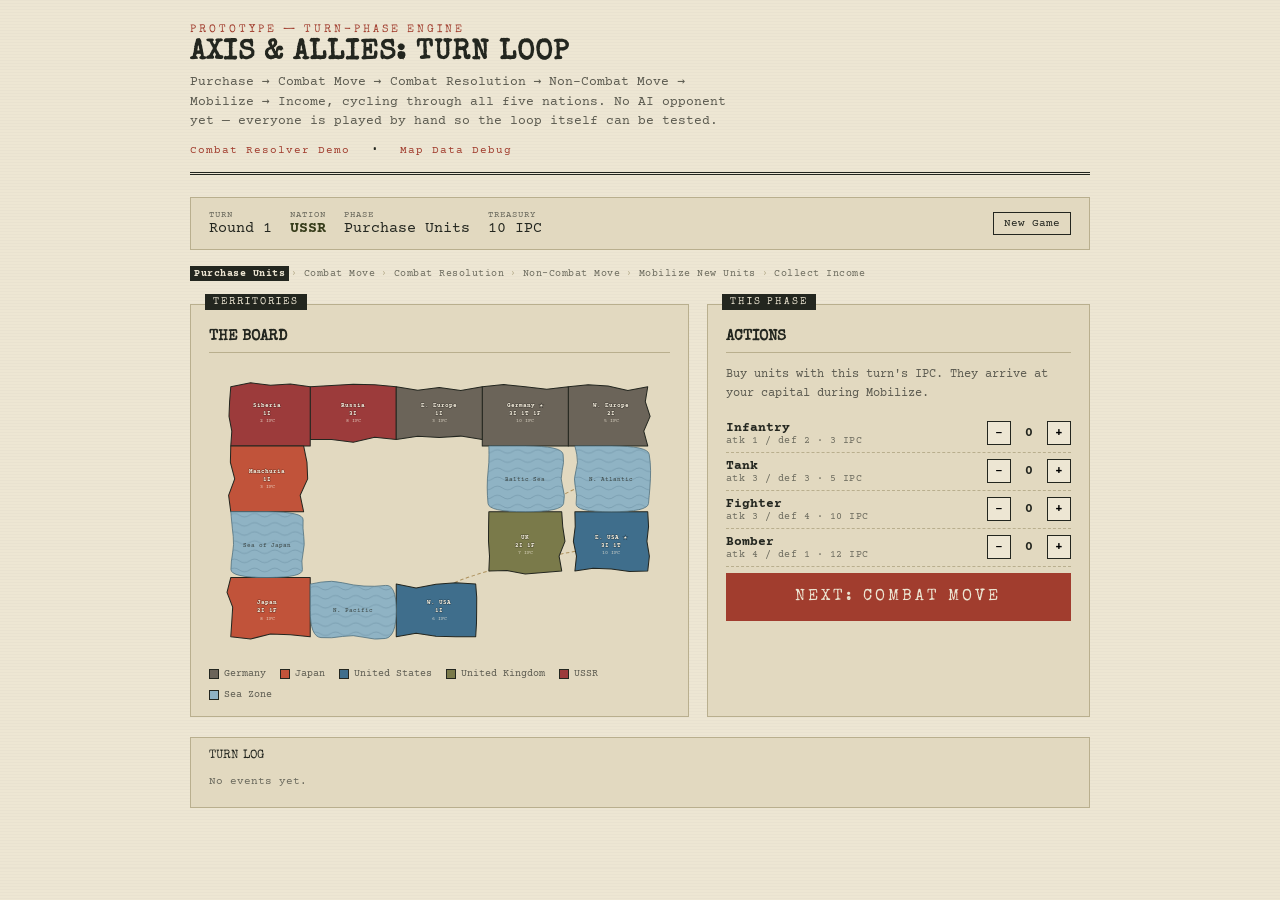
<file: index.html>
<!DOCTYPE html>
<html lang="en">
<head>
<meta charset="UTF-8">
<title>Axis &amp; Allies — Turn Loop</title>
<link rel="preconnect" href="https://fonts.googleapis.com">
<link href="https://fonts.googleapis.com/css2?family=Special+Elite&family=Courier+Prime:wght@400;700&display=swap" rel="stylesheet">
<link rel="stylesheet" href="css/style.css">
</head>
<body>
<div class="wrap">
  <header>
    <div class="eyebrow">Prototype — Turn-Phase Engine</div>
    <h1>Axis &amp; Allies: Turn Loop</h1>
    <div class="sub">Purchase → Combat Move → Combat Resolution → Non-Combat Move → Mobilize → Income, cycling through all five nations. No AI opponent yet — everyone is played by hand so the loop itself can be tested.</div>
    <div style="margin-top:8px;"><a class="nav-link" href="combat-resolver-demo.html">Combat Resolver Demo</a> &nbsp;·&nbsp; <a class="nav-link" href="map-debug.html">Map Data Debug</a></div>
  </header>

  <div class="hud">
    <div><b>Turn</b><span id="round-label"></span></div>
    <div><b>Nation</b><span id="nation-label"></span></div>
    <div><b>Phase</b><span id="phase-label"></span></div>
    <div><b>Treasury</b><span id="treasury-label"></span></div>
    <div style="margin-left:auto;align-self:center;"><button class="reset" id="new-game-btn">New Game</button></div>
  </div>

  <div class="phase-steps" id="phase-steps"></div>

  <div class="grid" style="grid-template-columns:1.3fr 1fr;">
    <div class="card" data-tag="Territories">
      <h2>The Board</h2>
      <svg id="map-svg" viewBox="0 0 910 580" preserveAspectRatio="xMidYMid meet"></svg>
      <div class="map-legend">
        <span><i style="background:#6b6459;"></i>Germany</span>
        <span><i style="background:#c1533a;"></i>Japan</span>
        <span><i style="background:#3f6e8c;"></i>United States</span>
        <span><i style="background:#7a7a4a;"></i>United Kingdom</span>
        <span><i style="background:#9c3b3b;"></i>USSR</span>
        <span><i style="background:#8fb3c4;"></i>Sea Zone</span>
      </div>
    </div>
    <div class="card" data-tag="This Phase">
      <h2 id="phase-panel-title">Actions</h2>
      <div id="phase-panel"></div>
    </div>
  </div>

  <div class="log-panel">
    <div style="font-family:'Special Elite',monospace;font-size:12px;text-transform:uppercase;margin-bottom:8px;">Turn Log</div>
    <div id="log"></div>
  </div>
</div>

<script type="module" src="js/game.js"></script>
</body>
</html>
</file>
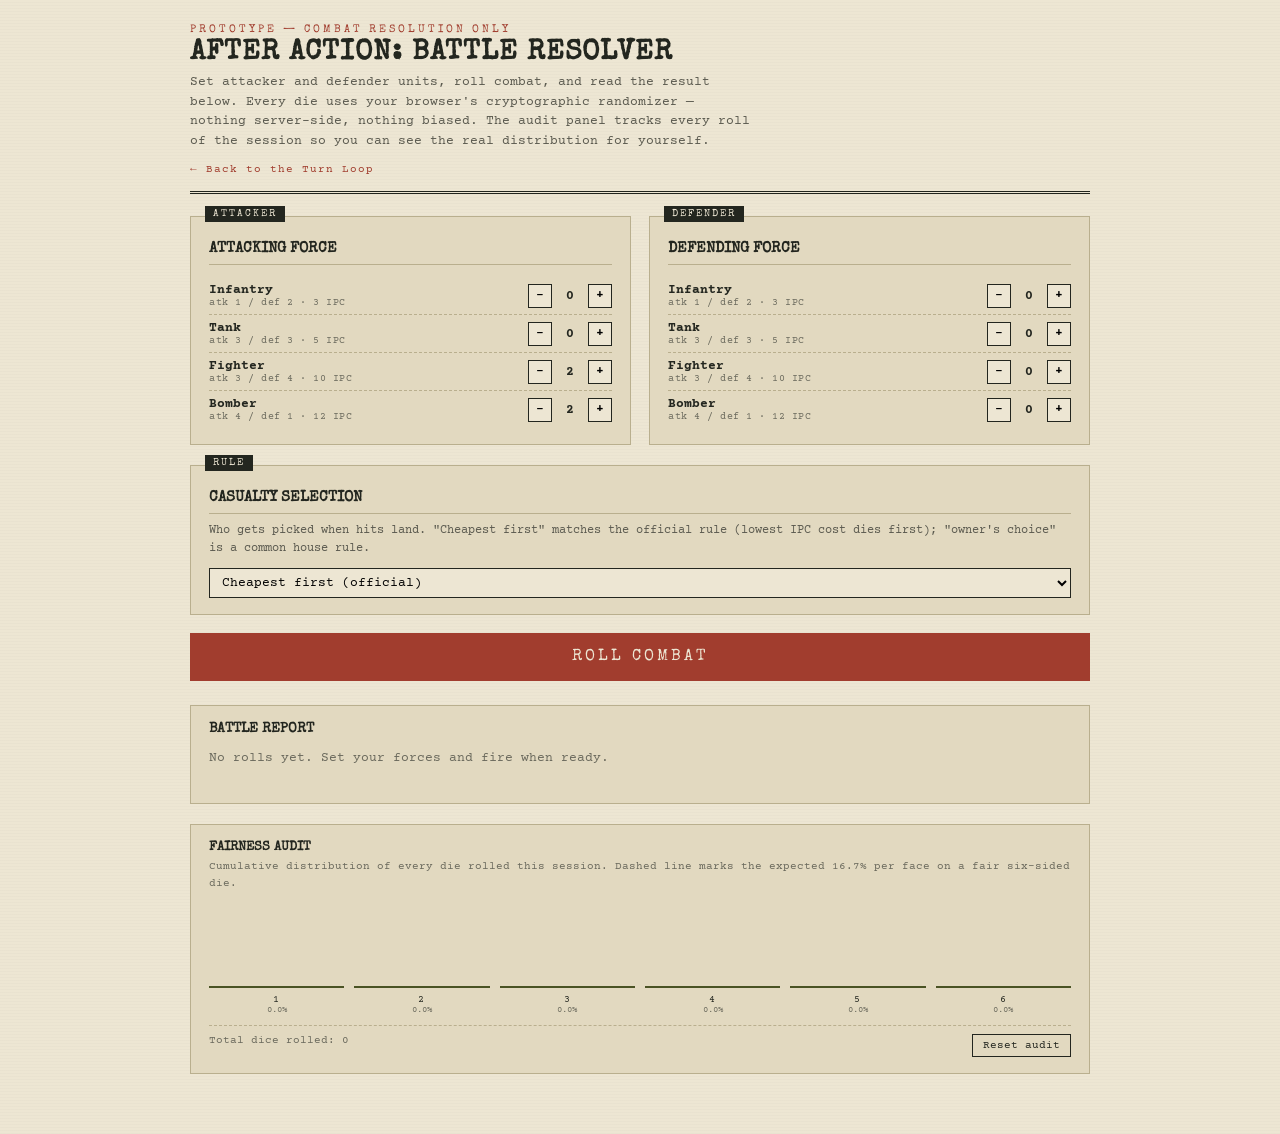
<file: combat-resolver-demo.html>
<!DOCTYPE html>
<html lang="en">
<head>
<meta charset="UTF-8">
<title>Axis &amp; Allies — Combat Resolver</title>
<link rel="preconnect" href="https://fonts.googleapis.com">
<link href="https://fonts.googleapis.com/css2?family=Special+Elite&family=Courier+Prime:wght@400;700&display=swap" rel="stylesheet">
<link rel="stylesheet" href="css/style.css">
</head>
<body>
<div class="wrap">
  <header>
    <div class="eyebrow">Prototype — Combat Resolution Only</div>
    <h1>After Action: Battle Resolver</h1>
    <div class="sub">Set attacker and defender units, roll combat, and read the result below. Every die uses your browser's cryptographic randomizer — nothing server-side, nothing biased. The audit panel tracks every roll of the session so you can see the real distribution for yourself.</div>
    <div style="margin-top:8px;"><a class="nav-link" href="index.html">← Back to the Turn Loop</a></div>
  </header>

  <div class="grid">
    <div class="card" data-tag="Attacker">
      <h2>Attacking Force</h2>
      <div id="attacker-units"></div>
    </div>
    <div class="card" data-tag="Defender">
      <h2>Defending Force</h2>
      <div id="defender-units"></div>
    </div>
  </div>

  <div class="card" data-tag="Rule" style="margin-bottom:18px;">
    <h2 style="margin-bottom:8px;">Casualty Selection</h2>
    <div style="font-size:12px;color:#5b5a4f;margin-bottom:10px;line-height:1.5;">Who gets picked when hits land. "Cheapest first" matches the official rule (lowest IPC cost dies first); "owner's choice" is a common house rule.</div>
    <select id="casualtyRule" style="font-family:'Courier Prime',monospace;font-size:13px;padding:6px 8px;border:1px solid var(--ink);background:var(--paper);width:100%;">
      <option value="cheapest">Cheapest first (official)</option>
      <option value="owner">Owner's choice</option>
    </select>
  </div>

  <button class="fire-btn" id="fireBtn">Roll Combat</button>

  <div class="report">
    <h2>Battle Report <span class="stamp" id="stamp" style="display:none;">Resolved</span></h2>
    <div id="reportBody"><div class="roll-line" style="border:none;color:#6b6a5d;">No rolls yet. Set your forces and fire when ready.</div></div>
  </div>

  <div class="audit">
    <h2>Fairness Audit</h2>
    <div class="note">Cumulative distribution of every die rolled this session. Dashed line marks the expected 16.7% per face on a fair six-sided die.</div>
    <div class="bars" id="bars"></div>
    <div class="audit-foot">
      <span id="totalRolls">Total dice rolled: 0</span>
      <button class="reset" id="resetAudit">Reset audit</button>
    </div>
  </div>
</div>

<script type="module" src="js/app.js"></script>
</body>
</html>
</file>
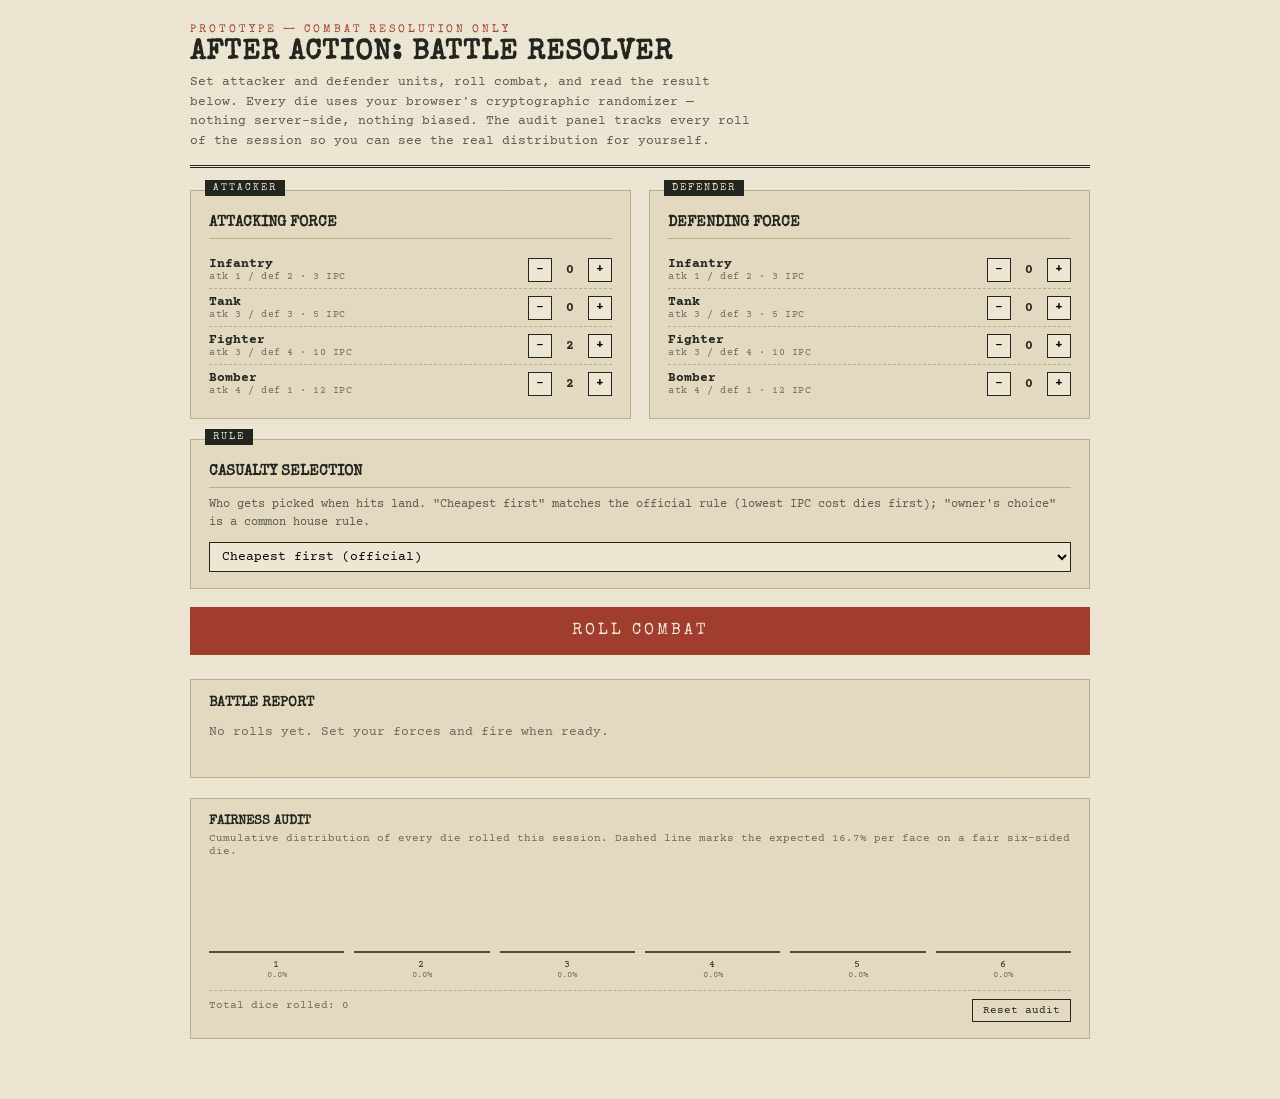
<file: combat-resolver.html>
<!DOCTYPE html>
<html lang="en">
<head>
<meta charset="UTF-8">
<title>AFTER ACTION — Combat Resolution Module v1</title>
<link rel="preconnect" href="https://fonts.googleapis.com">
<link href="https://fonts.googleapis.com/css2?family=Special+Elite&family=Courier+Prime:wght@400;700&display=swap" rel="stylesheet">
<style>
  :root{
    --paper:#EDE6D3;
    --paper-dark:#E2D9C0;
    --ink:#23261F;
    --olive:#4A5324;
    --olive-dark:#363C1A;
    --rust:#A13D2E;
    --brass:#9C7A3C;
    --line:#B9AF8E;
  }
  *{box-sizing:border-box;}
  body{
    margin:0;
    background:var(--paper);
    background-image:
      repeating-linear-gradient(0deg, rgba(0,0,0,0.015) 0px, rgba(0,0,0,0.015) 1px, transparent 1px, transparent 3px);
    color:var(--ink);
    font-family:'Courier Prime', monospace;
    padding:24px 16px 60px;
  }
  .wrap{max-width:900px;margin:0 auto;}
  header{
    border-bottom:3px double var(--ink);
    padding-bottom:14px;
    margin-bottom:22px;
  }
  .eyebrow{
    font-family:'Special Elite', monospace;
    font-size:11px;
    letter-spacing:3px;
    color:var(--rust);
    text-transform:uppercase;
  }
  h1{
    font-family:'Special Elite', monospace;
    font-size:28px;
    margin:4px 0 6px;
    letter-spacing:1px;
    text-transform:uppercase;
  }
  .sub{font-size:13px;color:#5b5a4f;max-width:560px;line-height:1.5;}

  .grid{
    display:grid;
    grid-template-columns:1fr 1fr;
    gap:18px;
    margin-bottom:20px;
  }
  @media (max-width:640px){.grid{grid-template-columns:1fr;}}

  .card{
    background:var(--paper-dark);
    border:1px solid var(--line);
    padding:16px 18px;
    position:relative;
  }
  .card::before{
    content:attr(data-tag);
    position:absolute; top:-11px; left:14px;
    background:var(--ink); color:var(--paper);
    font-family:'Special Elite',monospace;
    font-size:10px; letter-spacing:2px;
    padding:3px 8px;
    text-transform:uppercase;
  }
  .card h2{
    font-family:'Special Elite',monospace;
    font-size:15px; margin:8px 0 12px;
    text-transform:uppercase;
    border-bottom:1px solid var(--line);
    padding-bottom:8px;
  }

  .unit-row{
    display:flex; align-items:center; justify-content:space-between;
    padding:6px 0;
    border-bottom:1px dashed var(--line);
    font-size:13px;
  }
  .unit-row:last-child{border-bottom:none;}
  .unit-name{display:flex; flex-direction:column;}
  .unit-name b{font-size:13px;}
  .unit-name span{font-size:10px;color:#6b6a5d;letter-spacing:0.5px;}
  .stepper{display:flex;align-items:center;gap:8px;}
  .stepper button{
    width:24px;height:24px;
    border:1px solid var(--ink);
    background:var(--paper);
    font-family:'Courier Prime',monospace;
    font-weight:700;
    cursor:pointer;
  }
  .stepper button:hover{background:var(--ink);color:var(--paper);}
  .count{width:20px;text-align:center;font-weight:700;}

  .fire-btn{
    display:block;
    width:100%;
    margin:6px 0 24px;
    padding:16px;
    background:var(--rust);
    color:var(--paper);
    border:none;
    font-family:'Special Elite',monospace;
    font-size:16px;
    letter-spacing:3px;
    text-transform:uppercase;
    cursor:pointer;
    position:relative;
  }
  .fire-btn:hover{background:#8a3225;}
  .fire-btn:disabled{background:#8a8672;cursor:default;}
  .fire-btn:active{transform:translateY(1px);}

  .report{
    background:var(--paper-dark);
    border:1px solid var(--line);
    padding:16px 18px;
    margin-bottom:20px;
    min-height:60px;
  }
  .report h2{
    font-family:'Special Elite',monospace;
    font-size:14px;
    text-transform:uppercase;
    margin:0 0 10px;
    display:flex; justify-content:space-between; align-items:center;
  }
  .stamp{
    font-family:'Special Elite',monospace;
    font-size:11px;
    color:var(--olive);
    border:2px solid var(--olive);
    padding:2px 8px;
    transform:rotate(-3deg);
    letter-spacing:1px;
  }
  .roll-line{
    font-size:13px; line-height:1.9;
    border-bottom:1px dashed var(--line);
    padding-bottom:8px; margin-bottom:8px;
  }
  .dice-row{display:inline-flex; gap:4px; margin-left:6px;}
  .die{
    display:inline-flex; align-items:center;justify-content:center;
    width:20px; height:20px;
    border:1.5px solid var(--ink);
    font-size:11px; font-weight:700;
    font-family:'Courier Prime',monospace;
  }
  .die.hit{background:var(--rust); color:var(--paper); border-color:var(--rust);}
  .result-line{font-size:13px; font-weight:700; color:var(--olive-dark);}

  .audit{
    border:1px solid var(--line);
    background:var(--paper-dark);
    padding:16px 18px;
  }
  .audit h2{
    font-family:'Special Elite',monospace;
    font-size:13px;
    text-transform:uppercase;
    margin:0 0 4px;
  }
  .audit .note{font-size:11px;color:#6b6a5d;margin-bottom:12px;}
  .bars{display:flex; align-items:flex-end; gap:10px; height:110px; margin-bottom:6px;}
  .bar-col{flex:1; display:flex; flex-direction:column; align-items:center; justify-content:flex-end; height:100%;}
  .bar{
    width:100%;
    background:var(--olive);
    position:relative;
    transition:height 0.3s ease;
    min-height:2px;
  }
  .bar.expected-line{position:absolute; left:0; right:0; height:1px; background:var(--rust); border-top:1px dashed var(--rust);}
  .bar-label{font-size:10px; margin-top:6px; letter-spacing:1px;}
  .bar-pct{font-size:9px; color:#6b6a5d;}
  .audit-foot{
    display:flex; justify-content:space-between;
    font-size:11px; color:#6b6a5d; margin-top:10px;
    border-top:1px dashed var(--line); padding-top:8px;
  }
  .reset{
    background:none;border:1px solid var(--ink); color:var(--ink);
    font-family:'Courier Prime',monospace; font-size:11px;
    padding:4px 10px; cursor:pointer;
  }
  .reset:hover{background:var(--ink); color:var(--paper);}
</style>
</head>
<body>
<div class="wrap">
  <header>
    <div class="eyebrow">Prototype — Combat Resolution Only</div>
    <h1>After Action: Battle Resolver</h1>
    <div class="sub">Set attacker and defender units, roll combat, and read the result below. Every die uses your browser's cryptographic randomizer — nothing server-side, nothing biased. The audit panel tracks every roll of the session so you can see the real distribution for yourself.</div>
  </header>

  <div class="grid">
    <div class="card" data-tag="Attacker">
      <h2>Attacking Force</h2>
      <div id="attacker-units"></div>
    </div>
    <div class="card" data-tag="Defender">
      <h2>Defending Force</h2>
      <div id="defender-units"></div>
    </div>
  </div>

  <div class="card" data-tag="Rule" style="margin-bottom:18px;">
    <h2 style="margin-bottom:8px;">Casualty Selection</h2>
    <div style="font-size:12px;color:#5b5a4f;margin-bottom:10px;line-height:1.5;">Who gets picked when hits land. "Cheapest first" matches the official rule (lowest IPC cost dies first); "owner's choice" is a common house rule.</div>
    <select id="casualtyRule" style="font-family:'Courier Prime',monospace;font-size:13px;padding:6px 8px;border:1px solid var(--ink);background:var(--paper);width:100%;">
      <option value="cheapest">Cheapest first (official)</option>
      <option value="owner">Owner's choice</option>
    </select>
  </div>

  <button class="fire-btn" id="fireBtn">Roll Combat</button>

  <div class="report">
    <h2>Battle Report <span class="stamp" id="stamp" style="display:none;">Resolved</span></h2>
    <div id="reportBody"><div class="roll-line" style="border:none;color:#6b6a5d;">No rolls yet. Set your forces and fire when ready.</div></div>
  </div>

  <div class="audit">
    <h2>Fairness Audit</h2>
    <div class="note">Cumulative distribution of every die rolled this session. Dashed line marks the expected 16.7% per face on a fair six-sided die.</div>
    <div class="bars" id="bars"></div>
    <div class="audit-foot">
      <span id="totalRolls">Total dice rolled: 0</span>
      <button class="reset" id="resetAudit">Reset audit</button>
    </div>
  </div>
</div>

<script>
// ---- Unit data: simplified Axis & Allies 1942-style stats (attack / defense, out of 6) ----
const UNIT_TYPES = [
  {key:'inf', name:'Infantry', sub:'atk 1 / def 2 · 3 IPC', atk:1, def:2, cost:3},
  {key:'tank', name:'Tank', sub:'atk 3 / def 3 · 5 IPC', atk:3, def:3, cost:5},
  {key:'fighter', name:'Fighter', sub:'atk 3 / def 4 · 10 IPC', atk:3, def:4, cost:10},
  {key:'bomber', name:'Bomber', sub:'atk 4 / def 1 · 12 IPC', atk:4, def:1, cost:12},
];

let state = {
  attacker: {inf:0, tank:0, fighter:2, bomber:2},
  defender: {inf:0, tank:0, fighter:0, bomber:0},
};

let auditCounts = [0,0,0,0,0,0]; // index 0 = face 1 ... index 5 = face 6

function renderUnitPanel(side){
  const container = document.getElementById(side + '-units');
  container.innerHTML = '';
  UNIT_TYPES.forEach(u => {
    const row = document.createElement('div');
    row.className = 'unit-row';
    row.innerHTML = `
      <div class="unit-name"><b>${u.name}</b><span>${u.sub}</span></div>
      <div class="stepper">
        <button data-side="${side}" data-key="${u.key}" data-delta="-1">−</button>
        <span class="count" id="${side}-${u.key}-count">${state[side][u.key]}</span>
        <button data-side="${side}" data-key="${u.key}" data-delta="1">+</button>
      </div>
    `;
    container.appendChild(row);
  });
}

function attachStepperEvents(){
  document.querySelectorAll('.stepper button').forEach(btn => {
    btn.addEventListener('click', () => {
      const side = btn.dataset.side, key = btn.dataset.key, delta = parseInt(btn.dataset.delta);
      const next = Math.max(0, state[side][key] + delta);
      state[side][key] = next;
      document.getElementById(`${side}-${key}-count`).textContent = next;
    });
  });
}

// Cryptographically secure die roll, 1-6, no modulo bias (rejection sampling)
function rollDie(){
  const max = 256 - (256 % 6); // 252, largest multiple of 6 under 256
  let byte;
  do {
    byte = crypto.getRandomValues(new Uint8Array(1))[0];
  } while (byte >= max);
  return (byte % 6) + 1;
}

function rollPool(count){
  const rolls = [];
  for(let i=0;i<count;i++) rolls.push(rollDie());
  return rolls;
}

function recordAudit(rolls){
  rolls.forEach(r => auditCounts[r-1]++);
  renderAudit();
}

function totalUnits(side){
  return Object.values(state[side]).reduce((a,b)=>a+b,0);
}

function buildRollLine(label, unit, rolls, threshold){
  const hits = rolls.filter(r => r <= threshold).length;
  const diceHtml = rolls.map(r => `<span class="die ${r<=threshold?'hit':''}">${r}</span>`).join('');
  return `<div class="roll-line"><b>${label}</b> — ${unit.name} ×${rolls.length} (needs ≤${threshold})
    <span class="dice-row">${diceHtml}</span>
    <div class="result-line">${hits} hit${hits!==1?'s':''}</div>
  </div>`;
}

let pending = null; // holds in-progress owner's-choice casualty assignment

function casualtyLabel(removedMap){
  const parts = [];
  UNIT_TYPES.forEach(u => {
    const n = removedMap[u.key] || 0;
    if(n > 0) parts.push(`${n} × ${u.name}`);
  });
  return parts.length ? parts.join(', ') : 'none';
}

function selectCasualtiesCheapest(side, losses){
  let remaining = losses;
  const removed = {};
  const sorted = [...UNIT_TYPES].sort((a,b) => a.cost - b.cost);
  for(const u of sorted){
    if(remaining <= 0) break;
    const available = state[side][u.key];
    const take = Math.min(available, remaining);
    if(take > 0){
      state[side][u.key] -= take;
      removed[u.key] = (removed[u.key] || 0) + take;
      remaining -= take;
    }
  }
  return removed;
}

function resolveCombat(){
  const aTotal = totalUnits('attacker');
  const dTotal = totalUnits('defender');
  if(aTotal === 0 && dTotal === 0){
    document.getElementById('reportBody').innerHTML = `<div class="roll-line" style="border:none;color:#6b6a5d;">Add at least one unit to a side before rolling.</div>`;
    return;
  }

  let html = '';
  let attackerHits = 0, defenderHits = 0;
  let allRolls = [];

  UNIT_TYPES.forEach(u => {
    const count = state.attacker[u.key];
    if(count > 0){
      const rolls = rollPool(count);
      allRolls = allRolls.concat(rolls);
      attackerHits += rolls.filter(r => r <= u.atk).length;
      html += buildRollLine('Attacker', u, rolls, u.atk);
    }
  });
  UNIT_TYPES.forEach(u => {
    const count = state.defender[u.key];
    if(count > 0){
      const rolls = rollPool(count);
      allRolls = allRolls.concat(rolls);
      defenderHits += rolls.filter(r => r <= u.def).length;
      html += buildRollLine('Defender', u, rolls, u.def);
    }
  });

  html += `<div class="roll-line"><b>Hits scored:</b> Attacker lands ${attackerHits} hit${attackerHits!==1?'s':''} on the defender. Defender lands ${defenderHits} hit${defenderHits!==1?'s':''} on the attacker.</div>`;

  const defenderLossesNeeded = Math.min(attackerHits, totalUnits('defender'));
  const attackerLossesNeeded = Math.min(defenderHits, totalUnits('attacker'));
  const rule = document.getElementById('casualtyRule').value;

  document.getElementById('reportBody').innerHTML = html;
  recordAudit(allRolls);

  if(rule === 'cheapest'){
    let casHtml = '';
    if(defenderLossesNeeded > 0){
      const removed = selectCasualtiesCheapest('defender', defenderLossesNeeded);
      casHtml += `<div class="roll-line"><b>Defender casualties:</b> ${casualtyLabel(removed)}</div>`;
    }
    if(attackerLossesNeeded > 0){
      const removed = selectCasualtiesCheapest('attacker', attackerLossesNeeded);
      casHtml += `<div class="roll-line"><b>Attacker casualties:</b> ${casualtyLabel(removed)}</div>`;
    }
    if(defenderLossesNeeded === 0 && attackerLossesNeeded === 0){
      casHtml += `<div class="roll-line" style="border:none;color:#6b6a5d;">No hits landed on either side.</div>`;
    }
    document.getElementById('reportBody').innerHTML += casHtml;
    renderUnitPanel('attacker');
    renderUnitPanel('defender');
    attachStepperEvents();
    document.getElementById('stamp').style.display = 'inline-block';
  } else {
    // owner's choice: build interactive picker for any side that took losses
    if(defenderLossesNeeded === 0 && attackerLossesNeeded === 0){
      document.getElementById('reportBody').innerHTML += `<div class="roll-line" style="border:none;color:#6b6a5d;">No hits landed on either side.</div>`;
      document.getElementById('stamp').style.display = 'inline-block';
      return;
    }
    pending = {
      defender: { needed: defenderLossesNeeded, assigned: {} },
      attacker: { needed: attackerLossesNeeded, assigned: {} },
    };
    UNIT_TYPES.forEach(u => { pending.defender.assigned[u.key] = 0; pending.attacker.assigned[u.key] = 0; });
    renderCasualtyPicker();
  }
}

function renderCasualtyPicker(){
  let html = '<div class="roll-line" style="border:none;"><b>Assign casualties</b> — pick which units are lost on each side, then confirm.</div>';

  ['defender','attacker'].forEach(side => {
    const p = pending[side];
    if(p.needed === 0) return;
    const assignedTotal = Object.values(p.assigned).reduce((a,b)=>a+b,0);
    html += `<div class="roll-line">
      <b>${side === 'defender' ? 'Defender' : 'Attacker'} must lose ${p.needed} unit${p.needed!==1?'s':''}</b>
      (assigned: <span id="${side}-assigned-count">${assignedTotal}</span> / ${p.needed})`;
    UNIT_TYPES.forEach(u => {
      const available = state[side][u.key];
      if(available === 0) return;
      html += `<div style="display:flex;justify-content:space-between;align-items:center;padding:4px 0;font-size:12px;">
        <span>${u.name} (have ${available})</span>
        <span class="stepper">
          <button class="cas-btn" data-side="${side}" data-key="${u.key}" data-delta="-1">−</button>
          <span class="count" id="cas-${side}-${u.key}">${p.assigned[u.key]}</span>
          <button class="cas-btn" data-side="${side}" data-key="${u.key}" data-delta="1">+</button>
        </span>
      </div>`;
    });
    html += `</div>`;
  });

  html += `<button class="fire-btn" id="confirmCasualties" style="background:var(--olive);margin-top:4px;">Confirm Casualties</button>`;

  document.getElementById('reportBody').innerHTML += html;

  document.querySelectorAll('.cas-btn').forEach(btn => {
    btn.addEventListener('click', () => {
      const side = btn.dataset.side, key = btn.dataset.key, delta = parseInt(btn.dataset.delta);
      const p = pending[side];
      const assignedTotal = Object.values(p.assigned).reduce((a,b)=>a+b,0);
      const available = state[side][key];
      const next = p.assigned[key] + delta;
      if(next < 0) return;
      if(next > available) return;
      if(delta > 0 && assignedTotal >= p.needed) return;
      p.assigned[key] = next;
      document.getElementById(`cas-${side}-${key}`).textContent = next;
      const newTotal = Object.values(p.assigned).reduce((a,b)=>a+b,0);
      document.getElementById(`${side}-assigned-count`).textContent = newTotal;
    });
  });

  document.getElementById('confirmCasualties').addEventListener('click', () => {
    const ready = ['defender','attacker'].every(side => {
      const p = pending[side];
      const assignedTotal = Object.values(p.assigned).reduce((a,b)=>a+b,0);
      return assignedTotal === p.needed;
    });
    if(!ready){
      alert('Assign exactly the required number of losses on each side before confirming.');
      return;
    }
    let casHtml = '';
    ['defender','attacker'].forEach(side => {
      const p = pending[side];
      if(p.needed === 0) return;
      UNIT_TYPES.forEach(u => { state[side][u.key] -= p.assigned[u.key]; });
      casHtml += `<div class="roll-line"><b>${side==='defender'?'Defender':'Attacker'} casualties:</b> ${casualtyLabel(p.assigned)}</div>`;
    });
    document.getElementById('reportBody').innerHTML += casHtml;
    pending = null;
    renderUnitPanel('attacker');
    renderUnitPanel('defender');
    attachStepperEvents();
    document.getElementById('stamp').style.display = 'inline-block';
  });
}

function renderAudit(){
  const total = auditCounts.reduce((a,b)=>a+b,0);
  const barsEl = document.getElementById('bars');
  barsEl.innerHTML = '';
  const maxCount = Math.max(...auditCounts, 1);
  for(let face=1; face<=6; face++){
    const count = auditCounts[face-1];
    const pct = total > 0 ? ((count/total)*100).toFixed(1) : '0.0';
    const heightPct = total > 0 ? Math.max((count/maxCount)*100, count>0?4:0) : 0;
    const col = document.createElement('div');
    col.className = 'bar-col';
    col.innerHTML = `
      <div style="position:relative; width:100%; height:100%; display:flex; align-items:flex-end;">
        <div class="bar" style="height:${heightPct}%;"></div>
      </div>
      <div class="bar-label">${face}</div>
      <div class="bar-pct">${pct}%</div>
    `;
    barsEl.appendChild(col);
  }
  document.getElementById('totalRolls').textContent = `Total dice rolled: ${total}`;
}

document.getElementById('fireBtn').addEventListener('click', resolveCombat);
document.getElementById('resetAudit').addEventListener('click', () => {
  auditCounts = [0,0,0,0,0,0];
  renderAudit();
});

renderUnitPanel('attacker');
renderUnitPanel('defender');
attachStepperEvents();
renderAudit();
</script>
</body>
</html>
</file>
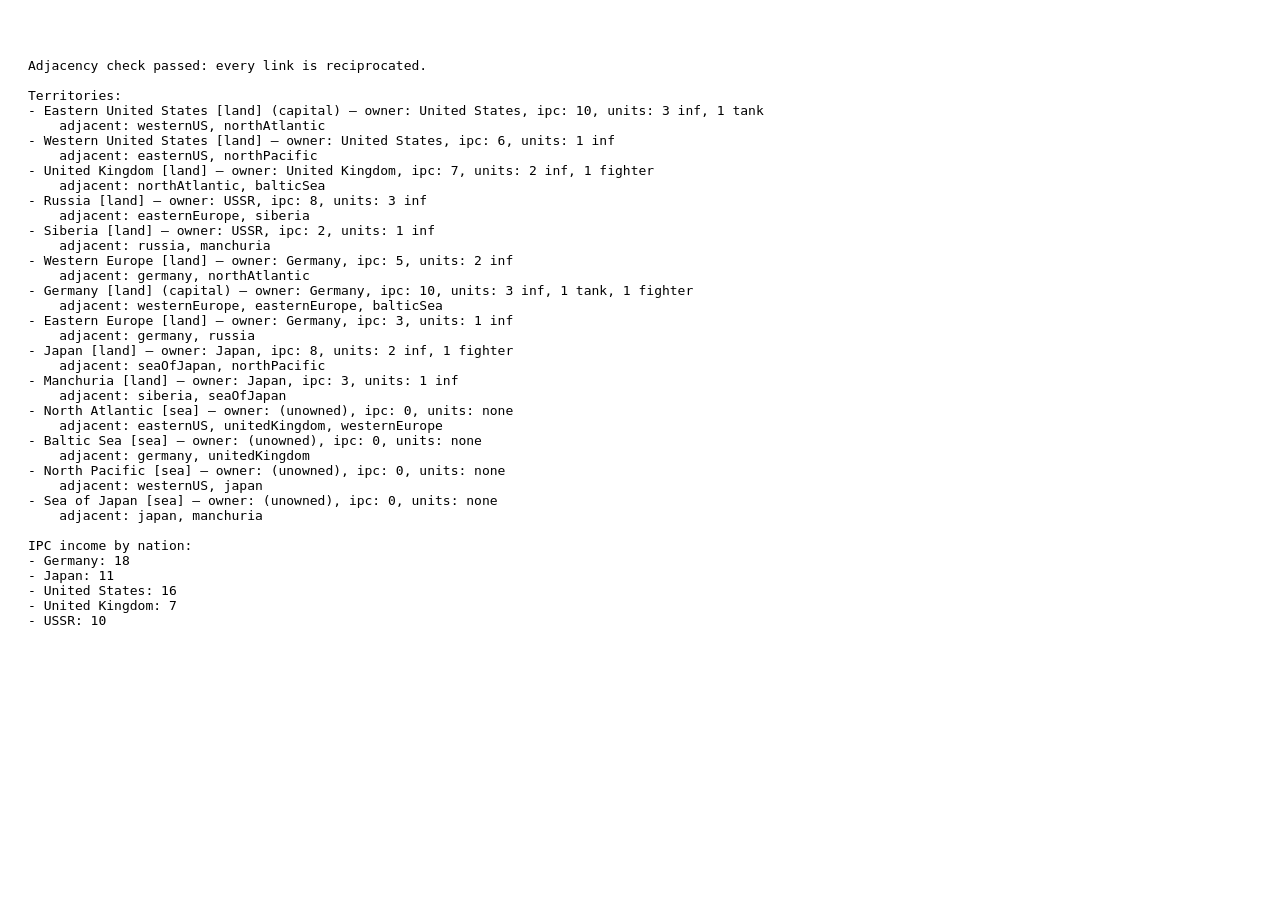
<file: map-debug.html>
<!DOCTYPE html>
<html lang="en">
<head>
<meta charset="UTF-8">
<title>Map Data Debug</title>
<style>
  body { font-family: monospace; padding: 20px; white-space: pre-wrap; }
</style>
</head>
<body>
<!--
  This is not the game UI — just a sanity check that the ES modules load
  correctly and the map data is internally consistent. Open the browser
  console too; the same info is logged there.
-->
<div id="output">Loading map data…</div>

<script type="module">
  import { createGameMap, findAsymmetricAdjacencies, ipcIncome, NATIONS } from './js/map.js';

  const map = createGameMap();
  const problems = findAsymmetricAdjacencies(map);

  console.log('Game map:', map);
  console.log('Adjacency problems:', problems);

  let report = problems.length
    ? `ADJACENCY PROBLEMS FOUND:\n${problems.join('\n')}\n\n`
    : 'Adjacency check passed: every link is reciprocated.\n\n';

  report += 'Territories:\n';
  for (const t of Object.values(map)) {
    const owner = t.owner ? NATIONS[t.owner].name : '(unowned)';
    const units = Object.entries(t.units).map(([k, n]) => `${n} ${k}`).join(', ') || 'none';
    report += `- ${t.name} [${t.type}]${t.isCapital ? ' (capital)' : ''} — owner: ${owner}, ipc: ${t.ipcValue}, units: ${units}\n`;
    report += `    adjacent: ${t.adjacent.join(', ')}\n`;
  }

  report += '\nIPC income by nation:\n';
  for (const nationId of Object.keys(NATIONS)) {
    report += `- ${NATIONS[nationId].name}: ${ipcIncome(map, nationId)}\n`;
  }

  document.getElementById('output').textContent = report;
</script>
</body>
</html>
</file>
<file: css/style.css>
:root{
  --paper:#EDE6D3;
  --paper-dark:#E2D9C0;
  --ink:#23261F;
  --olive:#4A5324;
  --olive-dark:#363C1A;
  --rust:#A13D2E;
  --brass:#9C7A3C;
  --line:#B9AF8E;
}
*{box-sizing:border-box;}
body{
  margin:0;
  background:var(--paper);
  background-image:
    repeating-linear-gradient(0deg, rgba(0,0,0,0.015) 0px, rgba(0,0,0,0.015) 1px, transparent 1px, transparent 3px);
  color:var(--ink);
  font-family:'Courier Prime', monospace;
  padding:24px 16px 60px;
}
.wrap{max-width:900px;margin:0 auto;}
header{
  border-bottom:3px double var(--ink);
  padding-bottom:14px;
  margin-bottom:22px;
}
.eyebrow{
  font-family:'Special Elite', monospace;
  font-size:11px;
  letter-spacing:3px;
  color:var(--rust);
  text-transform:uppercase;
}
h1{
  font-family:'Special Elite', monospace;
  font-size:28px;
  margin:4px 0 6px;
  letter-spacing:1px;
  text-transform:uppercase;
}
.sub{font-size:13px;color:#5b5a4f;max-width:560px;line-height:1.5;}

.grid{
  display:grid;
  grid-template-columns:1fr 1fr;
  gap:18px;
  margin-bottom:20px;
}
@media (max-width:640px){.grid{grid-template-columns:1fr;}}

.card{
  background:var(--paper-dark);
  border:1px solid var(--line);
  padding:16px 18px;
  position:relative;
}
.card::before{
  content:attr(data-tag);
  position:absolute; top:-11px; left:14px;
  background:var(--ink); color:var(--paper);
  font-family:'Special Elite',monospace;
  font-size:10px; letter-spacing:2px;
  padding:3px 8px;
  text-transform:uppercase;
}
.card h2{
  font-family:'Special Elite',monospace;
  font-size:15px; margin:8px 0 12px;
  text-transform:uppercase;
  border-bottom:1px solid var(--line);
  padding-bottom:8px;
}

.unit-row{
  display:flex; align-items:center; justify-content:space-between;
  padding:6px 0;
  border-bottom:1px dashed var(--line);
  font-size:13px;
}
.unit-row:last-child{border-bottom:none;}
.unit-name{display:flex; flex-direction:column;}
.unit-name b{font-size:13px;}
.unit-name span{font-size:10px;color:#6b6a5d;letter-spacing:0.5px;}
.stepper{display:flex;align-items:center;gap:8px;}
.stepper button{
  width:24px;height:24px;
  border:1px solid var(--ink);
  background:var(--paper);
  font-family:'Courier Prime',monospace;
  font-weight:700;
  cursor:pointer;
}
.stepper button:hover{background:var(--ink);color:var(--paper);}
.count{width:20px;text-align:center;font-weight:700;}

.fire-btn{
  display:block;
  width:100%;
  margin:6px 0 24px;
  padding:16px;
  background:var(--rust);
  color:var(--paper);
  border:none;
  font-family:'Special Elite',monospace;
  font-size:16px;
  letter-spacing:3px;
  text-transform:uppercase;
  cursor:pointer;
  position:relative;
}
.fire-btn:hover{background:#8a3225;}
.fire-btn:disabled{background:#8a8672;cursor:default;}
.fire-btn:active{transform:translateY(1px);}

.report{
  background:var(--paper-dark);
  border:1px solid var(--line);
  padding:16px 18px;
  margin-bottom:20px;
  min-height:60px;
}
.report h2{
  font-family:'Special Elite',monospace;
  font-size:14px;
  text-transform:uppercase;
  margin:0 0 10px;
  display:flex; justify-content:space-between; align-items:center;
}
.stamp{
  font-family:'Special Elite',monospace;
  font-size:11px;
  color:var(--olive);
  border:2px solid var(--olive);
  padding:2px 8px;
  transform:rotate(-3deg);
  letter-spacing:1px;
}
.roll-line{
  font-size:13px; line-height:1.9;
  border-bottom:1px dashed var(--line);
  padding-bottom:8px; margin-bottom:8px;
}
.dice-row{display:inline-flex; gap:4px; margin-left:6px;}
.die{
  display:inline-flex; align-items:center;justify-content:center;
  width:20px; height:20px;
  border:1.5px solid var(--ink);
  font-size:11px; font-weight:700;
  font-family:'Courier Prime',monospace;
}
.die.hit{background:var(--rust); color:var(--paper); border-color:var(--rust);}
.result-line{font-size:13px; font-weight:700; color:var(--olive-dark);}

.audit{
  border:1px solid var(--line);
  background:var(--paper-dark);
  padding:16px 18px;
}
.audit h2{
  font-family:'Special Elite',monospace;
  font-size:13px;
  text-transform:uppercase;
  margin:0 0 4px;
}
.audit .note{font-size:11px;color:#6b6a5d;margin-bottom:12px;}
.bars{display:flex; align-items:flex-end; gap:10px; height:110px; margin-bottom:6px;}
.bar-col{flex:1; display:flex; flex-direction:column; align-items:center; justify-content:flex-end; height:100%;}
.bar{
  width:100%;
  background:var(--olive);
  position:relative;
  transition:height 0.3s ease;
  min-height:2px;
}
.bar-label{font-size:10px; margin-top:6px; letter-spacing:1px;}
.bar-pct{font-size:9px; color:#6b6a5d;}
.audit-foot{
  display:flex; justify-content:space-between;
  font-size:11px; color:#6b6a5d; margin-top:10px;
  border-top:1px dashed var(--line); padding-top:8px;
}
.reset{
  background:none;border:1px solid var(--ink); color:var(--ink);
  font-family:'Courier Prime',monospace; font-size:11px;
  padding:4px 10px; cursor:pointer;
}
.reset:hover{background:var(--ink); color:var(--paper);}

/* --- Turn-phase game screen --- */
.nav-link{font-size:11px; color:var(--rust); text-decoration:none; letter-spacing:1px;}
.nav-link:hover{text-decoration:underline;}

.side-axis{color:var(--rust); font-weight:700;}
.side-allies{color:var(--olive-dark); font-weight:700;}

.hud{
  display:flex; flex-wrap:wrap; gap:18px;
  background:var(--paper-dark); border:1px solid var(--line);
  padding:12px 18px; margin-bottom:14px; font-size:13px;
}
.hud b{display:block; font-size:9px; letter-spacing:1px; text-transform:uppercase; color:#6b6a5d; font-weight:400;}
.hud span{font-size:15px;}

.phase-steps{font-size:10px; letter-spacing:0.5px; margin-bottom:20px; color:#6b6a5d; line-height:2;}
.phase-step{padding:2px 4px;}
.phase-step.current{background:var(--ink); color:var(--paper); font-weight:700;}
.phase-arrow{margin:0 2px; color:var(--line);}

.note{font-size:12px; color:#5b5a4f; line-height:1.6; margin-bottom:12px;}
.field-label{display:block; font-size:10px; letter-spacing:1px; text-transform:uppercase; color:#6b6a5d; margin:10px 0 4px;}

select{
  font-family:'Courier Prime',monospace; font-size:13px; padding:6px 8px;
  border:1px solid var(--ink); background:var(--paper); width:100%;
}

.territory-row{
  display:grid; grid-template-columns:1.6fr 1fr 0.7fr 1.4fr;
  gap:8px; font-size:12px; padding:6px 0;
  border-bottom:1px dashed var(--line); align-items:center;
}
.territory-row:last-child{border-bottom:none;}
.t-name{font-weight:700;}
.t-ipc{color:#6b6a5d;}

.log-panel{
  background:var(--paper-dark); border:1px solid var(--line);
  padding:12px 18px; max-height:220px; overflow-y:auto;
}
.log-line{font-size:11px; padding:4px 0; border-bottom:1px dashed var(--line); line-height:1.5;}
.log-line:last-child{border-bottom:none;}

/* --- Clickable territory map --- */
#map-svg{width:100%; height:auto; display:block; user-select:none;}

.map-route{fill:none; stroke:var(--brass); stroke-width:2; stroke-dasharray:7 5; opacity:0.75;}

.map-territory .map-shape{stroke:var(--ink); stroke-width:2; stroke-linejoin:round; transition:stroke 0.15s ease, stroke-width 0.15s ease;}
.map-territory.map-sea .map-shape{stroke:#4a6b7a; stroke-width:1.5;}
.map-wave-overlay{fill:url(#wavePattern); pointer-events:none;}

.map-territory.map-land .map-name,
.map-territory.map-land .map-units{font-family:'Courier Prime',monospace; font-weight:700; font-size:12px; fill:#f4eddc; paint-order:stroke; stroke:rgba(0,0,0,0.35); stroke-width:2px;}
.map-territory.map-land .map-ipc{font-family:'Courier Prime',monospace; font-size:9px; fill:#f4eddc; opacity:0.85;}
.map-territory.map-sea .map-name{font-family:'Courier Prime',monospace; font-size:11px; fill:var(--ink); opacity:0.8;}

.map-territory.map-selectable{cursor:pointer;}
.map-territory.map-selectable .map-shape{stroke:var(--rust); stroke-width:3; stroke-dasharray:5 3;}
.map-territory.map-valid-target{cursor:pointer;}
.map-territory.map-valid-target .map-shape{stroke:var(--olive-dark); stroke-width:3; stroke-dasharray:5 3;}
.map-territory.map-selected-from .map-shape{stroke:var(--rust); stroke-width:4;}
.map-territory.map-selected-to .map-shape{stroke:var(--olive-dark); stroke-width:4;}
.map-territory.map-in-combat .map-shape{stroke:var(--rust); stroke-width:3.5; stroke-dasharray:3 3;}

.map-legend{display:flex; flex-wrap:wrap; gap:10px 14px; margin-top:10px; font-size:10px; color:#5b5a4f;}
.map-legend span{display:flex; align-items:center; gap:5px;}
.map-legend i{display:inline-block; width:10px; height:10px; border:1px solid var(--ink);}
</file>
